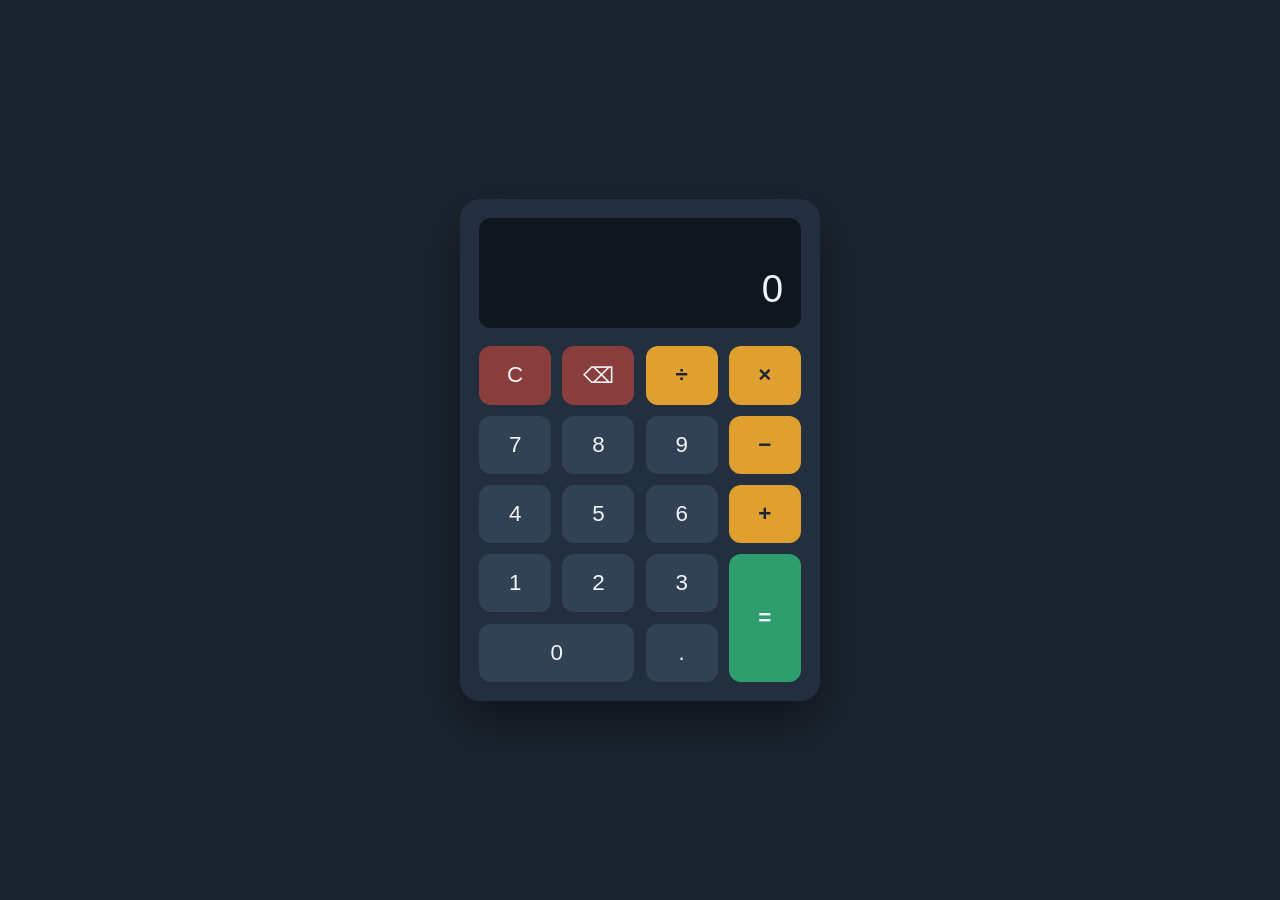
<file: WebDev-L2-Calculator/index.html>
<!DOCTYPE html>
<html lang="en">
<head>
  <meta charset="UTF-8">
  <meta name="viewport" content="width=device-width, initial-scale=1">
  <title>Calculator</title>
  <link rel="stylesheet" href="style.css">
</head>
<body>

  <main class="calculator">
    <div class="screen" aria-live="polite">
      <div class="history" id="history"></div>
      <div class="current" id="current">0</div>
    </div>

    <div class="keys">
      <button class="key key-clear" data-action="clear">C</button>
      <button class="key key-clear" data-action="backspace" aria-label="Backspace">⌫</button>
      <button class="key key-op" data-action="operator" data-value="÷">÷</button>
      <button class="key key-op" data-action="operator" data-value="×">×</button>

      <button class="key" data-action="digit" data-value="7">7</button>
      <button class="key" data-action="digit" data-value="8">8</button>
      <button class="key" data-action="digit" data-value="9">9</button>
      <button class="key key-op" data-action="operator" data-value="−">−</button>

      <button class="key" data-action="digit" data-value="4">4</button>
      <button class="key" data-action="digit" data-value="5">5</button>
      <button class="key" data-action="digit" data-value="6">6</button>
      <button class="key key-op" data-action="operator" data-value="+">+</button>

      <button class="key" data-action="digit" data-value="1">1</button>
      <button class="key" data-action="digit" data-value="2">2</button>
      <button class="key" data-action="digit" data-value="3">3</button>
      <button class="key key-equals" data-action="equals">=</button>

      <button class="key key-zero" data-action="digit" data-value="0">0</button>
      <button class="key" data-action="decimal">.</button>
    </div>
  </main>

  <script src="script.js"></script>
</body>
</html>
</file>
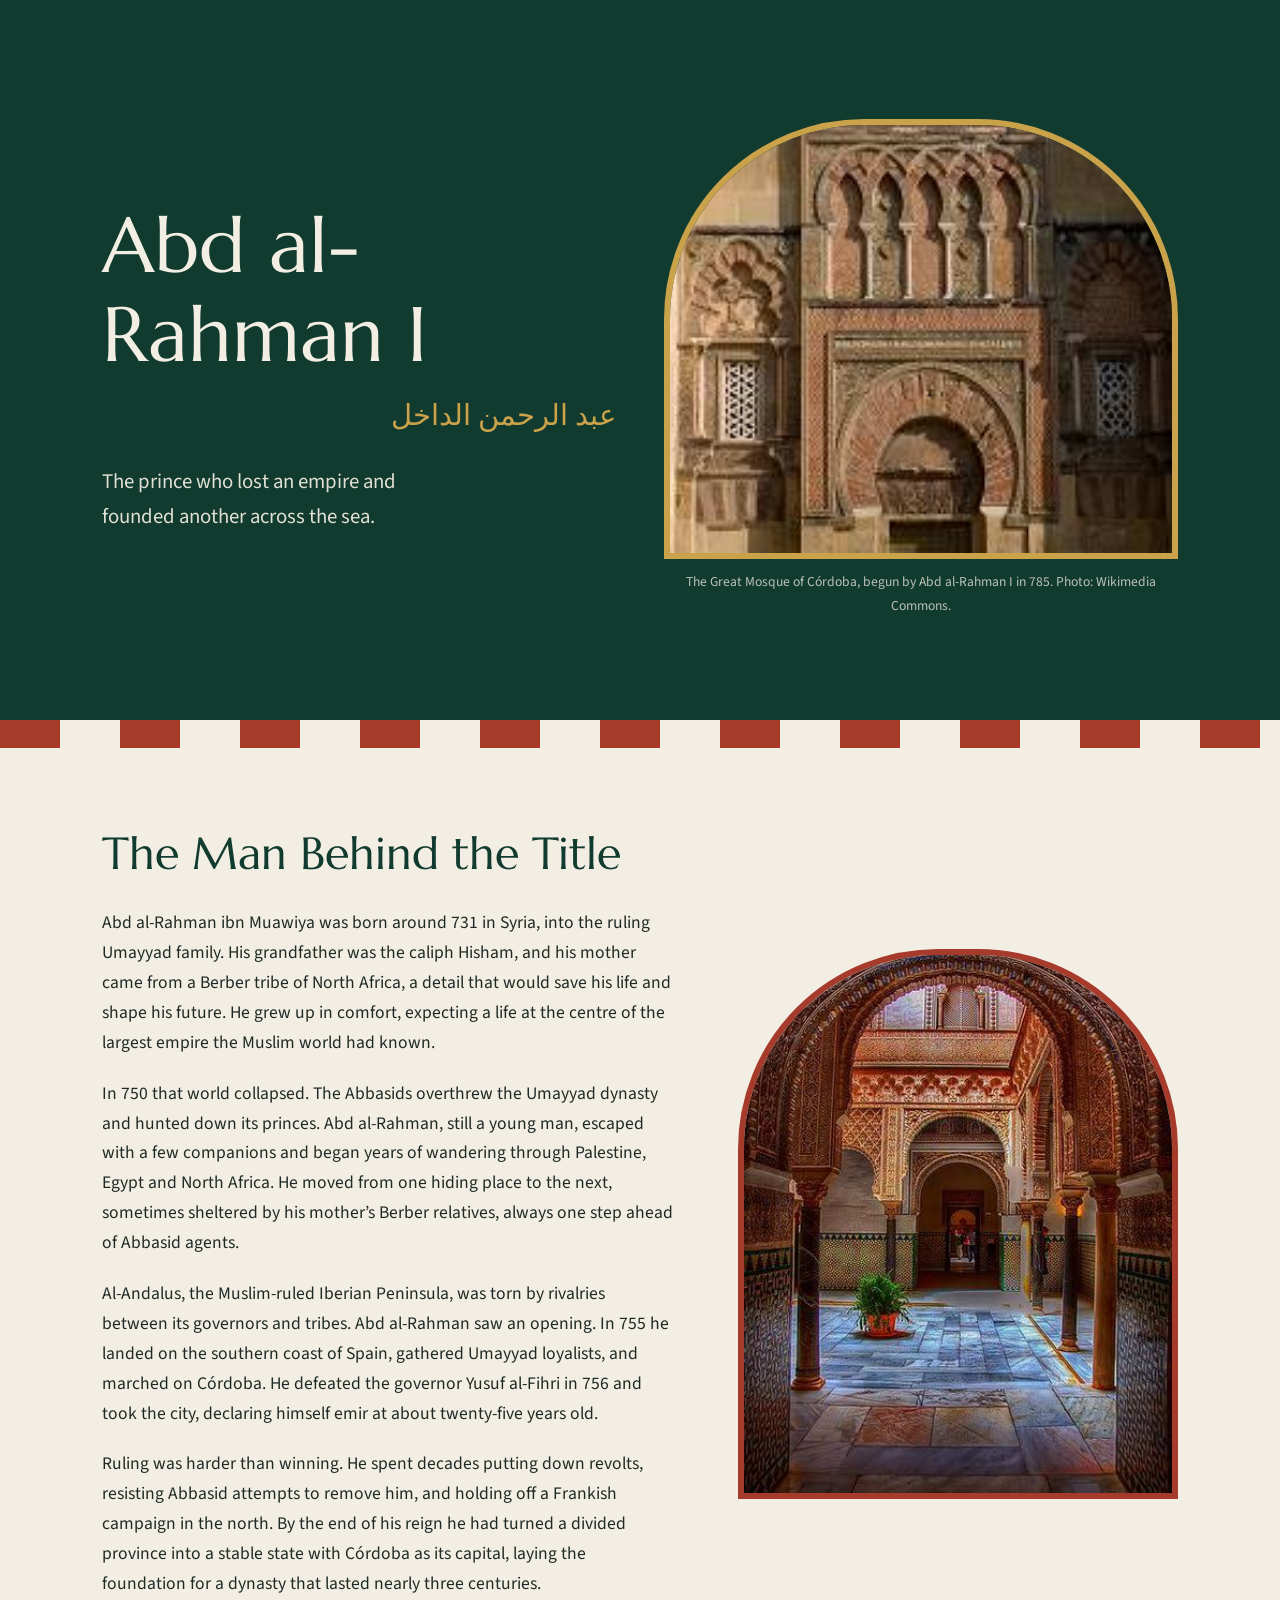
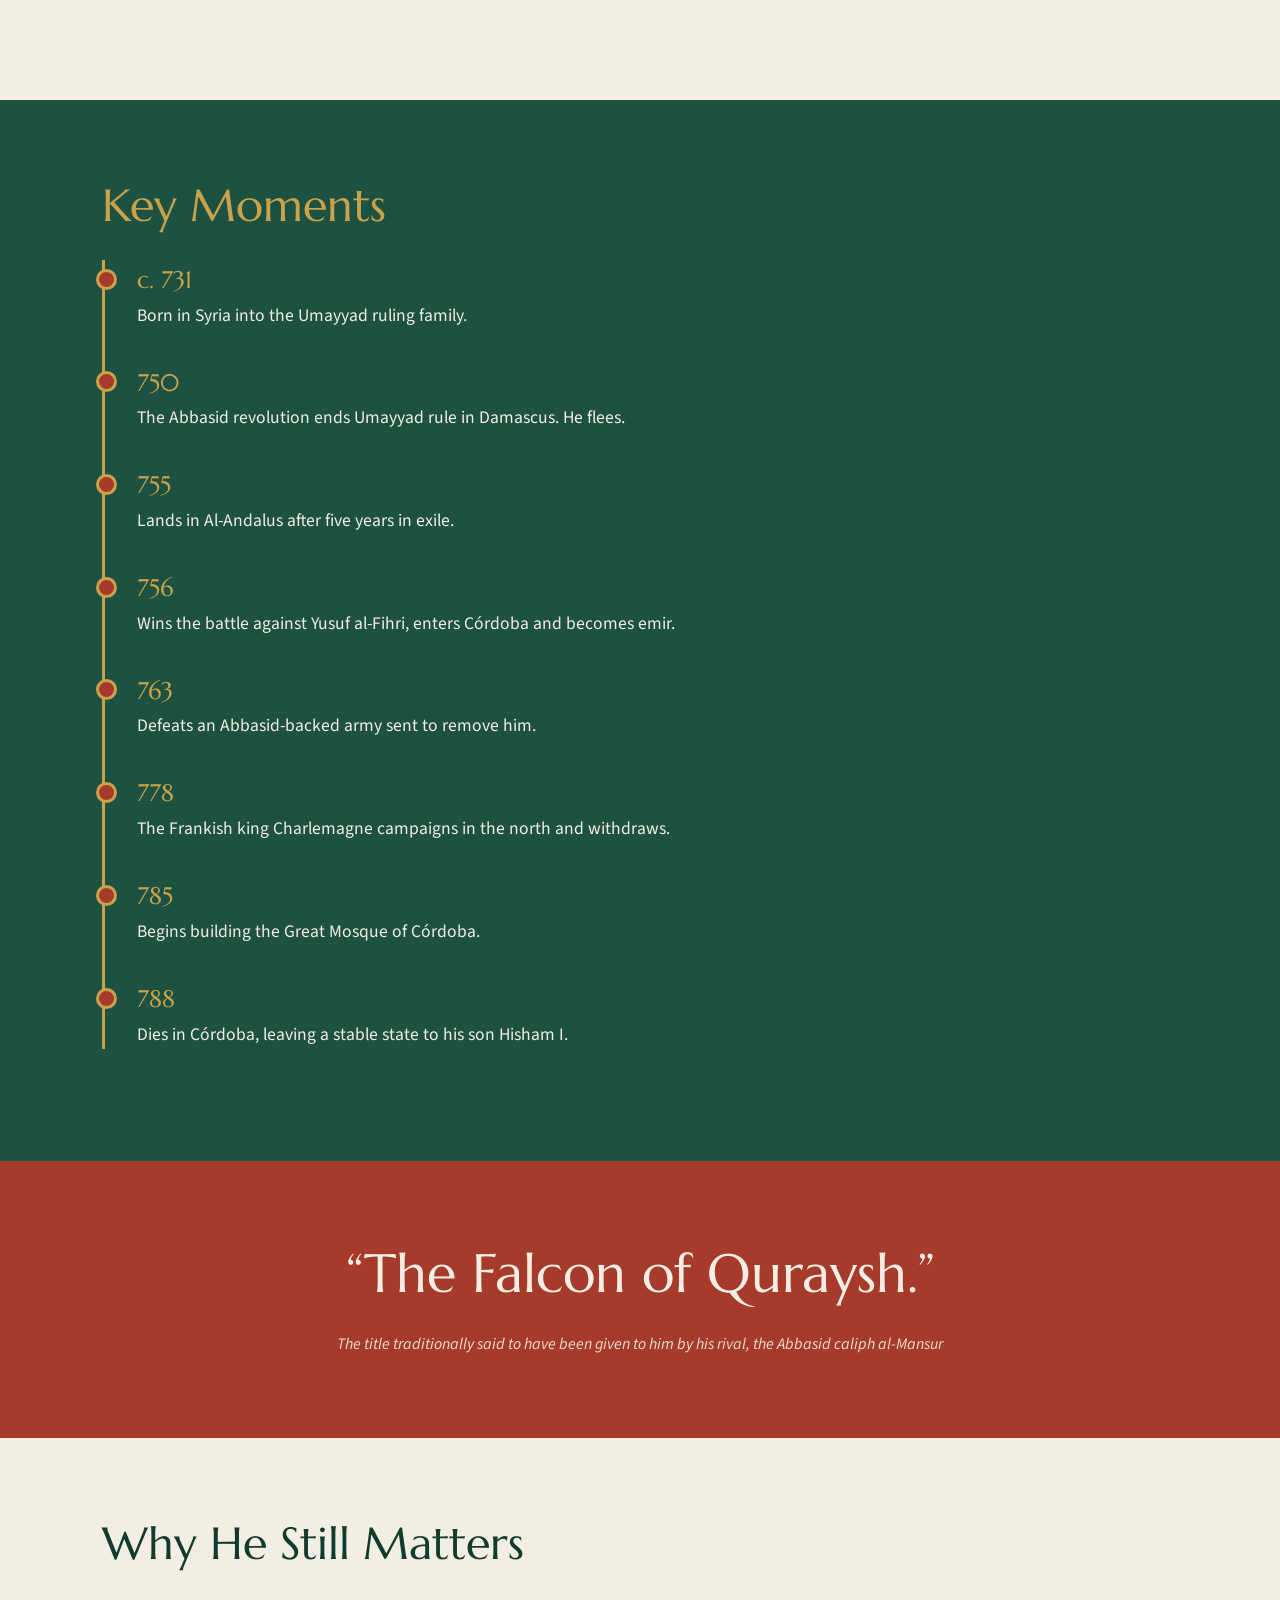
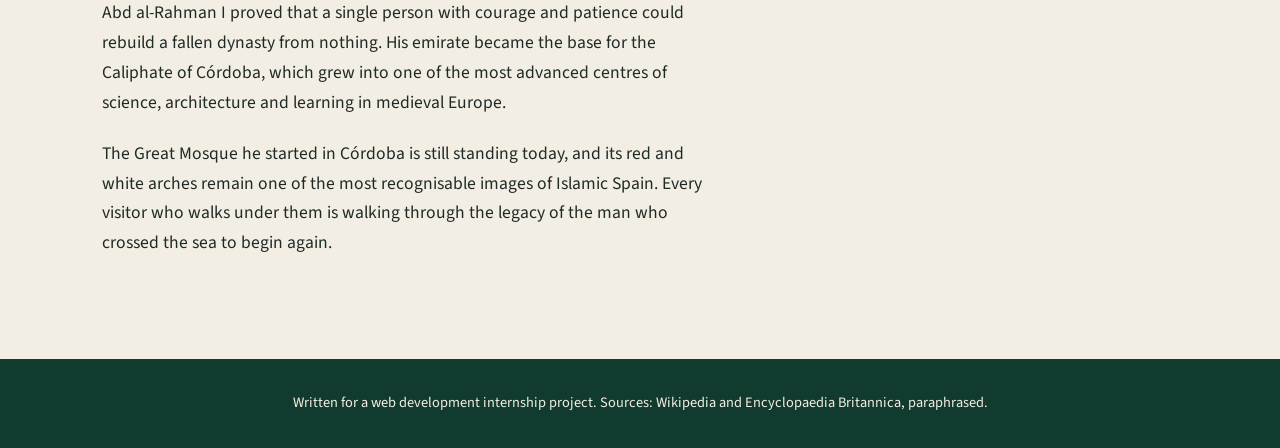
<file: WebDev-L2-TributePage/index.html>
<!DOCTYPE html>
<html lang="en">
<head>
  <meta charset="UTF-8">
  <meta name="viewport" content="width=device-width, initial-scale=1">
  <title>Abd al-Rahman I | The Falcon of Quraysh</title>
  <link rel="preconnect" href="https://fonts.googleapis.com">
  <link rel="preconnect" href="https://fonts.gstatic.com" crossorigin>
  <link href="https://fonts.googleapis.com/css2?family=Marcellus&family=Source+Sans+3:wght@400;600&display=swap" rel="stylesheet">
  <link rel="stylesheet" href="style.css">
</head>
<body>

  <!-- HERO: title, tagline and main image -->
  <header class="hero">
    <div class="hero-text">
      <h1>Abd al-Rahman I</h1>
      <p class="arabic-name" lang="ar" dir="rtl">عبد الرحمن الداخل</p>
      <p class="tagline">The prince who lost an empire and founded another across the sea.</p>
    </div>
    <figure class="hero-image">
      <img src="images/mezquita.jpg" alt="Interior of the Mosque-Cathedral of Córdoba with its red and white horseshoe arches">
      <figcaption>The Great Mosque of Córdoba, begun by Abd al-Rahman I in 785. Photo: Wikimedia Commons.</figcaption>
    </figure>
  </header>

  <div class="arch-band" aria-hidden="true"></div>

  <main>
    <section class="bio" id="biography">
        <div>
                  <h2>The Man Behind the Title</h2>
      <p>Abd al-Rahman ibn Muawiya was born around 731 in Syria, into the ruling Umayyad family. His grandfather was the caliph Hisham, and his mother came from a Berber tribe of North Africa, a detail that would save his life and shape his future. He grew up in comfort, expecting a life at the centre of the largest empire the Muslim world had known.</p>
      <p>In 750 that world collapsed. The Abbasids overthrew the Umayyad dynasty and hunted down its princes. Abd al-Rahman, still a young man, escaped with a few companions and began years of wandering through Palestine, Egypt and North Africa. He moved from one hiding place to the next, sometimes sheltered by his mother’s Berber relatives, always one step ahead of Abbasid agents.</p>
      <p>Al-Andalus, the Muslim-ruled Iberian Peninsula, was torn by rivalries between its governors and tribes. Abd al-Rahman saw an opening. In 755 he landed on the southern coast of Spain, gathered Umayyad loyalists, and marched on Córdoba. He defeated the governor Yusuf al-Fihri in 756 and took the city, declaring himself emir at about twenty-five years old.</p>
      <p>Ruling was harder than winning. He spent decades putting down revolts, resisting Abbasid attempts to remove him, and holding off a Frankish campaign in the north. By the end of his reign he had turned a divided province into a stable state with Córdoba as its capital, laying the foundation for a dynasty that lasted nearly three centuries.</p>
        </div>
        <div>
             <figure class="bio-image">
                <img src="images/andaus.jpg" alt="AlAndalus">
                </figure>
        </div>

    </section>

    <section class="timeline-section" id="timeline">
      <h2>Key Moments</h2>
      <ol class="timeline">
        <li>
          <span class="year">c. 731</span>
          <p>Born in Syria into the Umayyad ruling family.</p>
        </li>
        <li>
          <span class="year">750</span>
          <p>The Abbasid revolution ends Umayyad rule in Damascus. He flees.</p>
        </li>
        <li>
          <span class="year">755</span>
          <p>Lands in Al-Andalus after five years in exile.</p>
        </li>
        <li>
          <span class="year">756</span>
          <p>Wins the battle against Yusuf al-Fihri, enters Córdoba and becomes emir.</p>
        </li>
        <li>
          <span class="year">763</span>
          <p>Defeats an Abbasid-backed army sent to remove him.</p>
        </li>
        <li>
          <span class="year">778</span>
          <p>The Frankish king Charlemagne campaigns in the north and withdraws.</p>
        </li>
        <li>
          <span class="year">785</span>
          <p>Begins building the Great Mosque of Córdoba.</p>
        </li>
        <li>
          <span class="year">788</span>
          <p>Dies in Córdoba, leaving a stable state to his son Hisham I.</p>
        </li>
      </ol>
    </section>

    <section class="quote-section" id="quote">
      <blockquote>
        <p>“The Falcon of Quraysh.”</p>
        <footer>The title traditionally said to have been given to him by his rival, the Abbasid caliph al-Mansur</footer>
      </blockquote>
    </section>

    <section class="legacy" id="legacy">
      <h2>Why He Still Matters</h2>
      <p>Abd al-Rahman I proved that a single person with courage and patience could rebuild a fallen dynasty from nothing. His emirate became the base for the Caliphate of Córdoba, which grew into one of the most advanced centres of science, architecture and learning in medieval Europe.</p>
      <p>The Great Mosque he started in Córdoba is still standing today, and its red and white arches remain one of the most recognisable images of Islamic Spain. Every visitor who walks under them is walking through the legacy of the man who crossed the sea to begin again.</p>
    </section>
  </main>

  <footer class="site-footer">
    <p>Written for a web development internship project. Sources: Wikipedia and Encyclopaedia Britannica, paraphrased.</p>
  </footer>

</body>
</html>
</file>
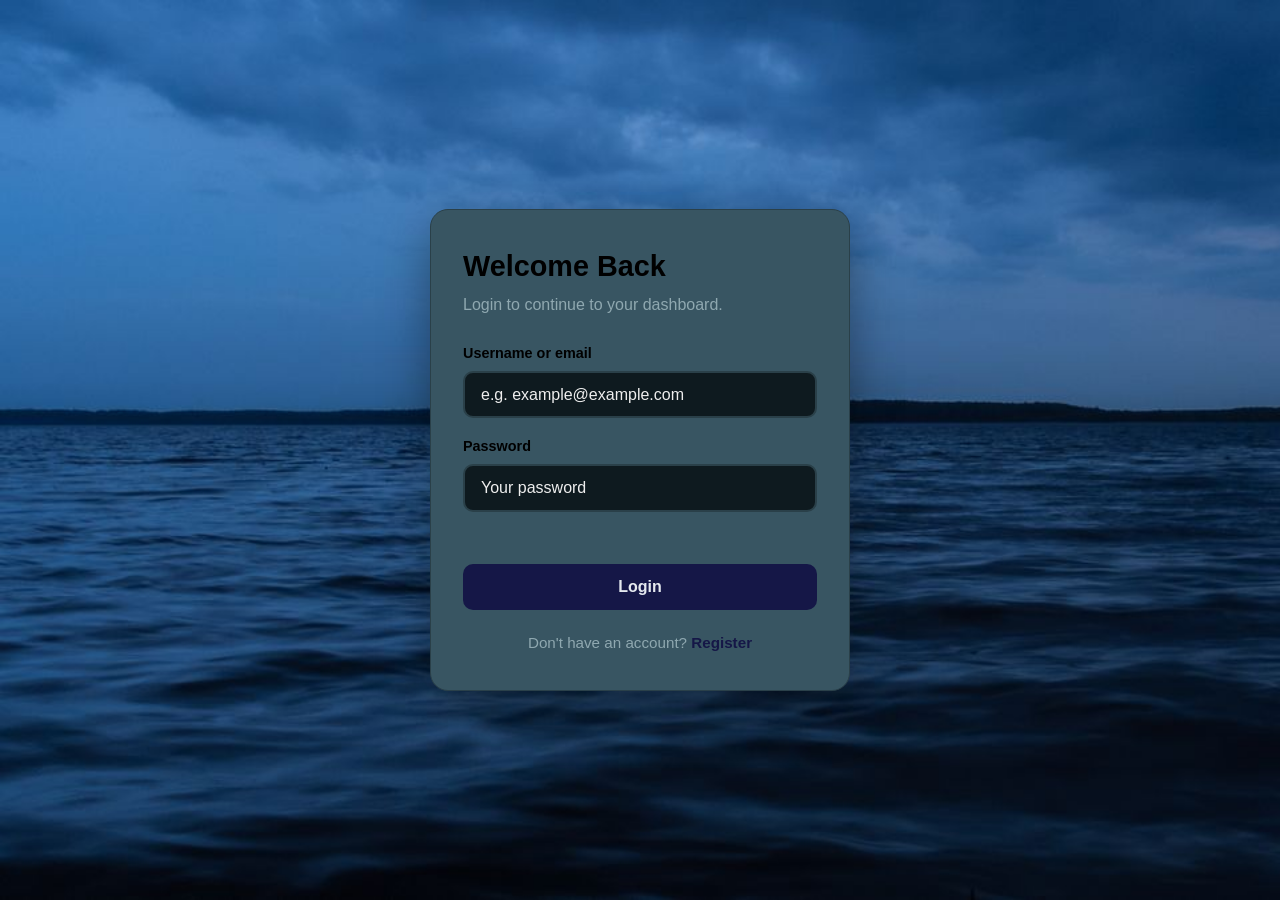
<file: WebDev-L2-AuthPage/dashboard.html>
<!DOCTYPE html>
<html lang="en">
<head>
  <meta charset="UTF-8">
  <meta name="viewport" content="width=device-width, initial-scale=1">
  <title>Dashboard</title>
  <link rel="stylesheet" href="style.css">
</head>
<body>

  <main class="card dashboard">
    <span class="badge">Protected page</span>
    <h1>Welcome, <span id="welcome-name"></span>!</h1>
    <p class="subtitle">You are logged in. Only signed-in users can see this page.</p>

    <button type="button" id="logout-btn" class="btn btn-secondary">Logout</button>
  </main>

  <script src="auth.js"></script>
  <script src="dashboard.js"></script>
</body>
</html>
</file>
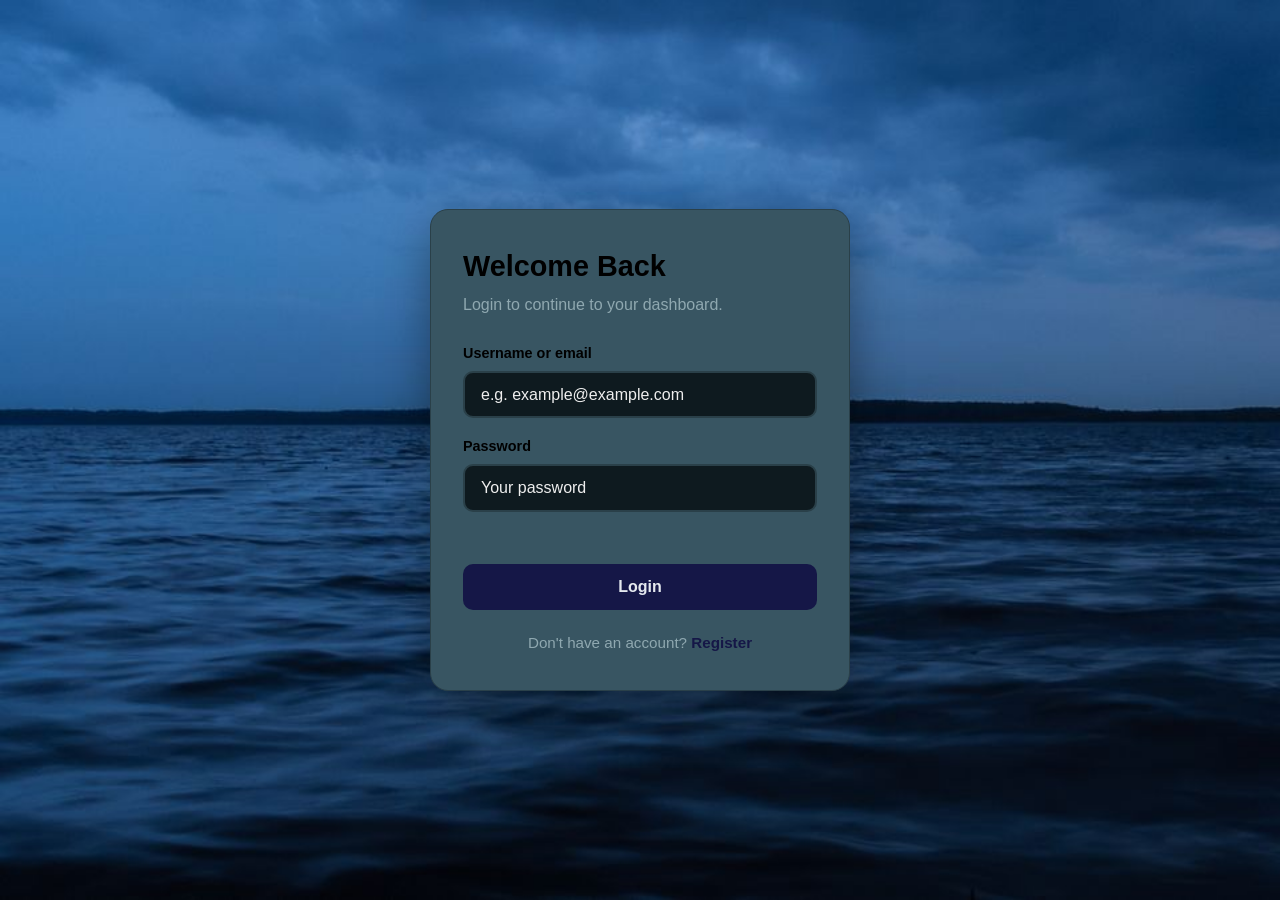
<file: WebDev-L2-AuthPage/login.html>
<!DOCTYPE html>
<html lang="en">
<head>
  <meta charset="UTF-8">
  <meta name="viewport" content="width=device-width, initial-scale=1">
  <title>Login</title>
  <link rel="stylesheet" href="style.css">
</head>
<body>

  <main class="card">
    <h1>Welcome Back</h1>
    <p class="subtitle">Login to continue to your dashboard.</p>

    <form id="login-form" novalidate>
      <div class="field">
        <label for="username">Username or email</label>
        <input type="text" id="username" autocomplete="username" placeholder="e.g. example@example.com">
      </div>

      <div class="field">
        <label for="password">Password</label>
        <input type="password" id="password" autocomplete="current-password" placeholder="Your password">
      </div>

      <p id="message" class="message" role="alert"></p>

      <button type="submit" class="btn loginbtn">Login</button>
    </form>

    <p class="switch">Don't have an account? <a href="register.html">Register</a></p>
  </main>

  <script src="auth.js"></script>
  <script src="login.js"></script>
</body>
</html>
</html>
</file>
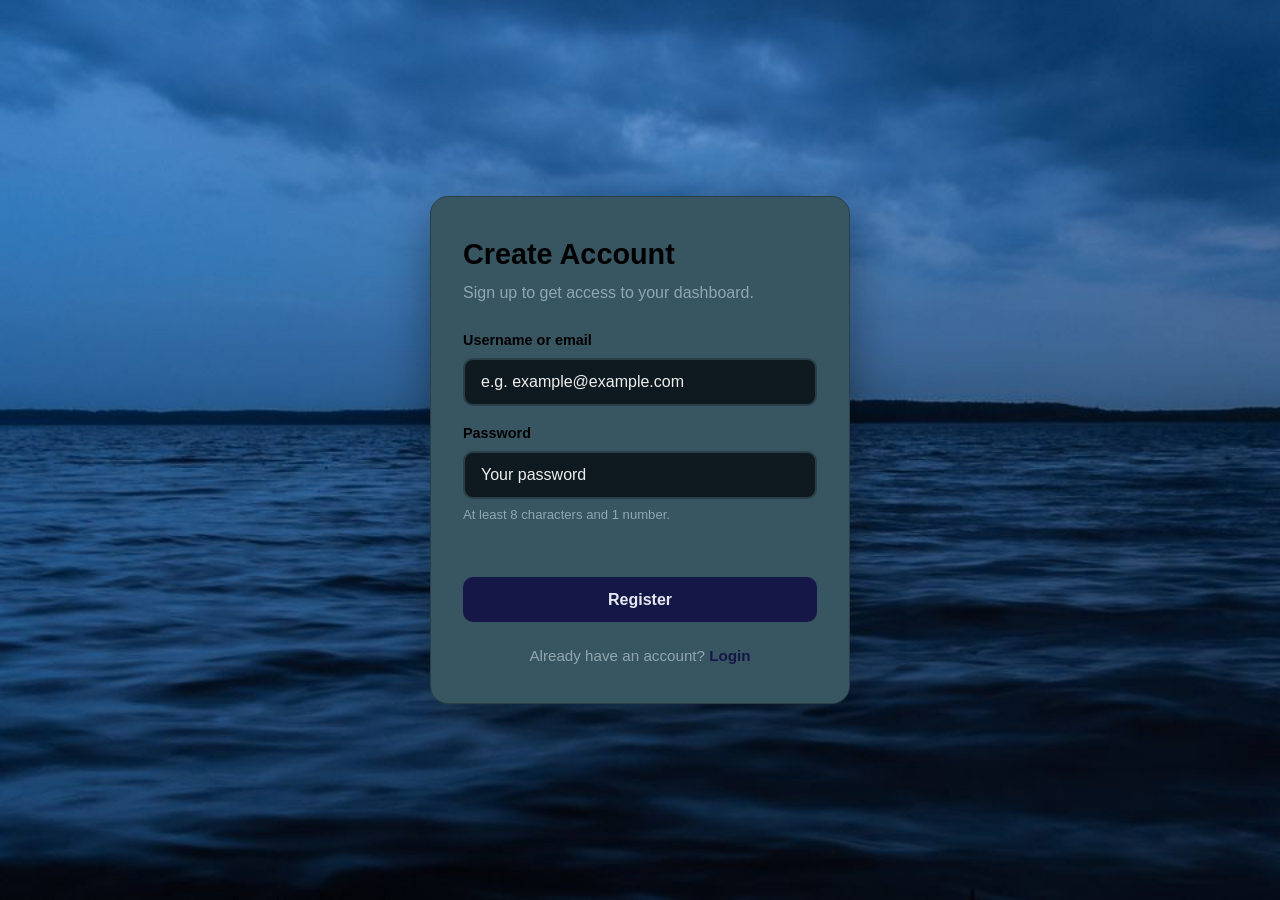
<file: WebDev-L2-AuthPage/register.html>
<!DOCTYPE html>
<html lang="en">
<head>
  <meta charset="UTF-8">
  <meta name="viewport" content="width=device-width, initial-scale=1">
  <title>Register</title>
  <link rel="stylesheet" href="style.css">
</head>
<body>

  <main class="card">
    <h1>Create Account</h1>
    <p class="subtitle">Sign up to get access to your dashboard.</p>

    <!-- novalidate: validation messages are handled by JavaScript -->
    <form id="register-form" novalidate>
      <div class="field">
        <label for="username">Username or email</label>
        <input type="text" id="username" autocomplete="username" placeholder="e.g. example@example.com">
      </div>

      <div class="field">
        <label for="password">Password</label>
        <input type="password" id="password" autocomplete="new-password" placeholder="Your password">
        <small class="hint">At least 8 characters and 1 number.</small>
      </div>

      <p id="message" class="message" role="alert"></p>

      <button type="submit" class="btn">Register</button>
    </form>

    <p class="switch">Already have an account? <a href="login.html">Login</a></p>
  </main>

  <script src="auth.js"></script>
  <script src="register.js"></script>
</body>
</html>
</file>
<file: WebDev-L2-Calculator/style.css>
:root {
  --bg: #1b2430;
  --body: #232f3e;
  --screen: #0f161e;
  --key: #324255;
  --key-hover: #3d5068;
  --op: #e0a030;
  --op-hover: #f0b44a;
  --clear: #8a3d3d;
  --clear-hover: #a14a4a;
  --text: #f2f5f8;
  --muted: #8fa0b3;
}

* { box-sizing: border-box; margin: 0; padding: 0; }

body {
  min-height: 100vh;
  display: grid;
  place-items: center;
  background: var(--bg);
  font-family: "Segoe UI", Roboto, Arial, sans-serif;
  color: var(--text);
  padding: 1rem;
}

.calculator {
  width: 100%;
  max-width: 360px;
  background: var(--body);
  padding: 1.2rem;
  border-radius: 20px;
  box-shadow: 0 20px 50px rgba(0, 0, 0, 0.45);
}

/* ---------- Screen ---------- */
.screen {
  background: var(--screen);
  border-radius: 12px;
  padding: 1rem 1.1rem;
  margin-bottom: 1.1rem;
  min-height: 110px;
  display: flex;
  flex-direction: column;
  justify-content: flex-end;
  align-items: flex-end;
  overflow: hidden;
}
.history { color: var(--muted); font-size: 1rem; min-height: 1.4rem; word-break: break-all; text-align: right; }
.current { font-size: 2.4rem; word-break: break-all; text-align: right; line-height: 1.2; }
.current.error { font-size: 1.3rem; color: #ff8a8a; }

/* ---------- Buttons: CSS Grid ---------- */
.keys {
  display: grid;
  grid-template-columns: repeat(4, 1fr);
  gap: 0.7rem;
}

.key {
  font-size: 1.4rem;
  padding: 1rem 0;
  border: none;
  border-radius: 12px;
  background: var(--key);
  color: var(--text);
  cursor: pointer;
  transition: background 0.15s, transform 0.05s;
}
.key:hover { background: var(--key-hover); }
.key:active { transform: scale(0.96); }
.key:focus-visible { outline: 3px solid #fff; outline-offset: 2px; }

.key-op { background: var(--op); color: #1b2430; font-weight: 600; }
.key-op:hover { background: var(--op-hover); }

.key-clear { background: var(--clear); }
.key-clear:hover { background: var(--clear-hover); }

.key-equals { grid-column: 4; grid-row: 4 / span 2; background: #2f9e6e; font-weight: 600; }
.key-equals:hover { background: #3bb683; }

.key-zero { grid-column: span 2; }
</file>
<file: WebDev-L2-TributePage/style.css>
:root {
  --green: #123B2F;
  --green-soft: #1d5242;
  --ivory: #F3EEE3;
  --brick: #A63A2B;
  --gold: #C9A24A;
  --ink: #1f2a26;
  --font-head: "Marcellus", Georgia, "Times New Roman", serif;
  --font-body: "Source Sans 3", "Segoe UI", Arial, sans-serif;
}

* { box-sizing: border-box; margin: 0; padding: 0; }

body {
  font-family: var(--font-body);
  color: var(--ink);
  background: var(--ivory);
  line-height: 1.7;
  font-size: 1.1rem;
}

h1, h2 { font-family: var(--font-head); font-weight: 400; line-height: 1.15; }


.hero {
  background: var(--green);
  color: var(--ivory);
  display: grid;
  grid-template-columns: 1fr 1fr;
  align-items: center;
  gap: 3rem;
  padding: 5rem 8vw 4rem;
  min-height: 80vh;
}
.hero h1 { font-size: clamp(2.8rem, 6vw, 5rem); }

.arabic-name {
  font-size: 1.8rem;
  color: var(--gold);
  margin: 0.8rem 0 1.5rem;
  font-family: "Amiri", "Traditional Arabic", serif;
}
.tagline { font-size: 1.3rem; max-width: 30ch; opacity: 0.92; }

.hero-image img {
  width: 100%;
  height: 440px;
  object-fit: cover;
  display: block;
  border-radius: 200px 200px 0 0;  
  border: 6px solid var(--gold);
  background: linear-gradient(160deg, var(--brick), var(--green-soft)); 
}
.hero-image figcaption { font-size: 0.85rem; margin-top: 0.7rem; opacity: 0.75; text-align: center; }


.arch-band {
  height: 28px;
  background: repeating-linear-gradient(90deg, var(--brick) 0 60px, var(--ivory) 60px 120px);
}


section {
     padding: 5rem 8vw;
     }
section h2 { 
    font-size: clamp(1.9rem, 4vw, 2.8rem);
     margin-bottom: 1.8rem; color: var(--green);
     }
.bio p, .legacy p {
     max-width: 68ch; 
     margin-bottom: 1.3rem; 
    }


.bio {
  background: var(--ivory);
  display: grid;
  grid-template-columns: 1.3fr 1fr;   
  gap: 4rem;
  align-items: center;
}
.bio > div { min-width: 0; }         

.bio-image img {
  width: 100%;
  aspect-ratio: 4 / 5;
  object-fit: cover;
  display: block;
  border-radius: 200px 200px 0 0;     
  border: 6px solid var(--brick);
  background: linear-gradient(160deg, var(--green-soft), var(--brick)); 
}


.timeline-section {
     background: var(--green-soft);
      color: var(--ivory); 
    }
.timeline-section h2 {
    color: var(--gold); 
}

.timeline {
  list-style: none;
  position: relative;
  max-width: 720px;
  border-left: 3px solid var(--gold);
  padding-left: 2rem;
}
.timeline li { 
    position: relative;
     margin-bottom: 2rem;
     }
.timeline li::before {
  content: "";
  position: absolute;
  left: calc(-2rem - 9px);
  top: 0.55rem;
  width: 15px;
  height: 15px;
  background: var(--brick);
  border: 3px solid var(--gold);
  border-radius: 50%;
}
.year { 
    font-family: var(--font-head);
     font-size: 1.5rem;
      color: var(--gold);
       display: block;
     }


.quote-section {
     background: var(--brick);
      color: var(--ivory);
       text-align: center;
     }
blockquote {
     max-width: 760px;
      margin: 0 auto;
     }
blockquote p {
  font-family: var(--font-head);
  font-size: clamp(2rem, 5vw, 3.4rem);
  line-height: 1.2;
}
blockquote footer { 
    margin-top: 1.5rem;
     font-size: 1rem; 
     opacity: 0.9; font-style: italic;
     }


.legacy { 
    background: var(--ivory); 
}

.site-footer {
     background: var(--green);
      color: var(--ivory);
       text-align: center;
        padding: 2rem 8vw; 
        font-size: 0.9rem;
     }

/* ---------- RESPONSIVE ---------- */
@media (max-width: 800px) {
  .hero { grid-template-columns: 1fr; padding: 3rem 6vw; min-height: auto; }
  .hero-image img { height: 320px; }
  section { padding: 3.5rem 6vw; }
  .bio { grid-template-columns: 1fr; gap: 2.5rem; }
  .bio-image { max-width: 380px; margin: 0 auto; }
  .arch-band { height: 18px; background-size: 80px; }
}
</file>
<file: WebDev-L2-AuthPage/style.css>
body {
    background-image: url(./images/6216ad6692c6c05052b5cc48db618f28.jpg);
    background-size: cover;
}

:root {
  --bg: #0e1a1f;
  --card: #385562;
  --field: #0e1a1f;
  --line: #2a4049;
  --ink: #eaf2f4;
  --muted: #8fa8b0;
  --accent: #151747;
  --accent-dark: #12087b;
  --error: #ff8a8a;
  --success: #6ee7b7;
}

* { box-sizing: border-box; margin: 0; padding: 0; }

body {
  min-height: 100vh;
  display: grid;
  place-items: center;
  padding: 1.5rem;
  font-family: "Segoe UI", Roboto, Arial, sans-serif;
  line-height: 1.5;
}

/* ---------- Card ---------- */
.card {
  width: 100%;
  max-width: 420px;
  background: var(--card);
  border: 1px solid var(--line);
  border-radius: 18px;
  padding: 2.2rem 2rem;
  box-shadow: 0 20px 50px rgba(0, 0, 0, 0.4);
}
.card h1 { font-size: 1.8rem; margin-bottom: 0.3rem; }
.subtitle { color: var(--muted); margin-bottom: 1.6rem; }

/* ---------- Form ---------- */
.field { margin-bottom: 1.1rem; }
label { display: block; font-size: 0.9rem; font-weight: 600; margin-bottom: 0.4rem; }

input {
  width: 100%;
  padding: 0.8rem 1rem;
  font-size: 1rem;
  color: var(--ink);
  background: var(--field);
  border: 2px solid var(--line);
  border-radius: 10px;
}
input::placeholder { color: #eee; }
input:focus { outline: none; border-color: var(--accent); }
input.invalid { border-color: var(--error); }   /* add this class from JS on a wrong field */

.hint { display: block; margin-top: 0.35rem; color: var(--muted); font-size: 0.82rem; }

/* ---------- Messages (JS fills text and adds .error or .success) ---------- */
.message { min-height: 1.4rem; margin-bottom: 0.8rem; font-size: 0.92rem; }
.message.error { color: var(--error); }
.message.success { color: var(--success); }

/* ---------- Buttons ---------- */
.btn {
  width: 100%;
  padding: 0.85rem;
  font-size: 1rem;
  font-weight: 700;
  color: #e5e9ef;
  background: var(--accent);
  border: none;
  border-radius: 10px;
  cursor: pointer;
  transition: background 0.15s;
}
.btn:hover { background: var(--accent-dark); }
.btn:focus-visible { outline: 3px solid #fff; outline-offset: 2px; }
.btn-secondary { color: var(--ink); background: transparent; border: 2px solid var(--line); }
.btn-secondary:hover { background: var(--line); }

.switch { margin-top: 1.4rem; text-align: center; color: var(--muted); font-size: 0.95rem; }
a { color: var(--accent); font-weight: 600; text-decoration: none; }
a:hover { text-decoration: underline; }

/* ---------- Dashboard ---------- */
.dashboard { text-align: center; }
.dashboard .subtitle { margin-bottom: 2rem; }
.badge {
  display: inline-block;
  margin-bottom: 1rem;
  padding: 0.25rem 0.8rem;
  font-size: 0.8rem;
  font-weight: 700;
  color: var(--accent);
  background: rgba(45, 212, 191, 0.12);
  border-radius: 999px;
}

@media (max-width: 480px) {
  .card { padding: 1.6rem 1.2rem; }
  .card h1 { font-size: 1.5rem; }
}
</file>
